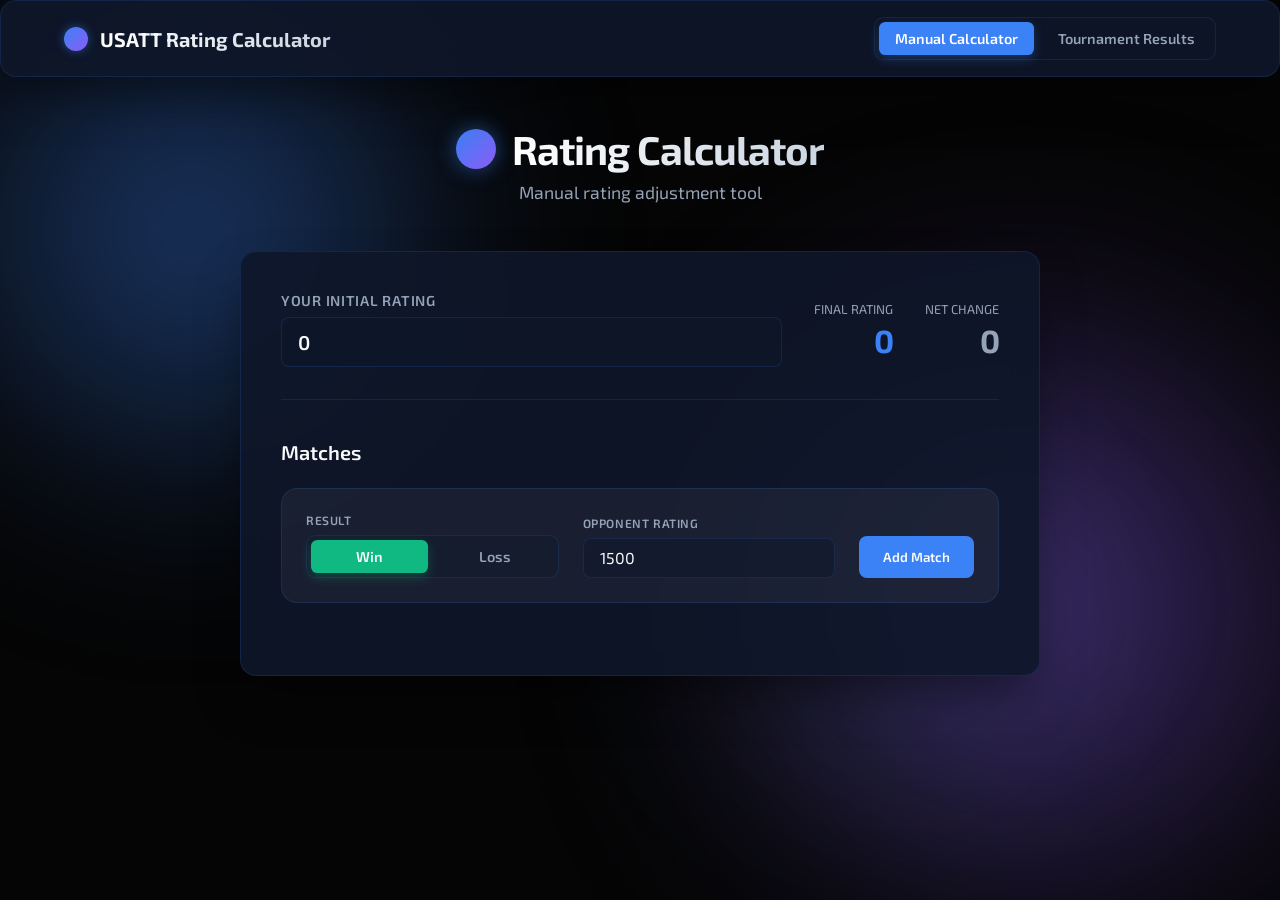
<file: index.html>
<!DOCTYPE html>
<html lang="en">
<head>
    <meta charset="UTF-8">
    <meta name="viewport" content="width=device-width, initial-scale=1.0">
    <title>USATT Ratings Dashboard</title>
    <meta name="description" content="View the updated USATT ratings and calculation details for all tournament players.">
    <link href="https://fonts.googleapis.com/css2?family=Exo+2:wght@300;400;500;600;700&display=swap" rel="stylesheet">
    <link rel="stylesheet" href="style.css">
</head>
<body>
    <nav class="top-nav glass-panel">
        <div class="nav-content">
            <div class="logo-container-small">
                <div class="logo-icon-small"></div>
                <h2>USATT Rating Calculator</h2>
            </div>
            <div class="nav-links">
                <button id="navCalcBtn" class="nav-btn active">Manual Calculator</button>
                <button id="navTournamentsBtn" class="nav-btn">Tournament Results</button>
            </div>
        </div>
    </nav>

    <div class="background-shapes">
        <div class="shape shape-1"></div>
        <div class="shape shape-2"></div>
        <div class="shape shape-3"></div>
    </div>

    <main class="container" id="calculator-view">
        <header>
            <div class="logo-container">
                <div class="logo-icon"></div>
                <h1>Rating Calculator</h1>
            </div>
            <p class="subtitle">Manual rating adjustment tool</p>
        </header>

        <section class="calculator-container glass-panel">
            <div class="calc-header">
                <div class="input-group">
                    <label for="initialRating">Your Initial Rating</label>
                    <input type="number" id="initialRating" placeholder="e.g. 1500" value="0">
                </div>
                <div class="result-display">
                    <div class="result-item hidden" id="adjustedRatingContainer">
                        <span class="result-label">Adjusted Rating</span>
                        <span id="adjustedRatingResult" class="result-value" style="color: var(--accent-purple)">0</span>
                    </div>
                    <div class="result-item">
                        <span class="result-label">Final Rating</span>
                        <span id="finalRatingResult" class="result-value">0</span>
                    </div>
                    <div class="result-item">
                        <span class="result-label">Net Change</span>
                        <span id="netChangeResult" class="result-value change-neutral">0</span>
                    </div>
                </div>
            </div>

            <div class="matches-section">
                <div class="section-header">
                    <h2>Matches</h2>
                </div>

                <div class="match-entry-bar">
                    <div class="entry-group">
                        <label>Result</label>
                        <div class="toggle-group" id="resultToggle">
                            <button type="button" class="toggle-btn active" data-value="win">Win</button>
                            <button type="button" class="toggle-btn" data-value="loss">Loss</button>
                        </div>
                    </div>
                    <div class="entry-group">
                        <label for="newMatchRating">Opponent Rating</label>
                        <input type="number" id="newMatchRating" placeholder="e.g. 1500" value="1500">
                    </div>
                    <button id="addMatchBtn" class="add-btn">Add Match</button>
                </div>

                <div id="matchesList" class="matches-list">
                    <!-- Match rows will be added here -->
                </div>
            </div>
        </section>
    </main>

    <main class="container hidden" id="home-view">
        <header>
            <div class="logo-container">
                <div class="logo-icon"></div>
                <h1>USATT Ratings Dashboard</h1>
            </div>
            <p class="subtitle">Select a tournament to view rating adjustments</p>
        </header>

        <section class="tournament-grid" id="tournament-grid">
            <!-- Cards populated by JS -->
        </section>
    </main>

    <main class="container hidden" id="tournament-view">
        <header>
            <div class="logo-container" style="flex-direction: column; align-items: flex-start; gap: 0.5rem;">
                <button id="backBtn" class="back-btn">← Back to Tournaments</button>
                <h1 id="tournamentTitle">Tournament Name</h1>
            </div>
        </header>

        <section class="controls">
            <div class="search-box">
                <input type="text" id="searchInput" placeholder="Search players...">
            </div>
        </section>

        <section class="table-container glass-panel">
            <table id="ratingsTable">
                <thead>
                    <tr>
                        <th data-sort="name">Player Name <span class="sort-icon"></span></th>
                        <th data-sort="initial" class="num-col">Initial Rating <span class="sort-icon"></span></th>
                        <th data-sort="adjusted" class="num-col">Adjusted Rating <span class="sort-icon"></span></th>
                        <th data-sort="final" class="num-col">Final Rating <span class="sort-icon"></span></th>
                        <th data-sort="change" class="num-col">Rating Change <span class="sort-icon"></span></th>
                    </tr>
                </thead>
                <tbody id="tableBody">
                    <!-- Data populated by JS -->
                </tbody>
            </table>
        </section>
    </main>

    <div class="modal hidden" id="playerModal">
        <div class="modal-content">
            <header class="modal-header">
                <h2 id="modalPlayerName">Player Name</h2>
                <button class="close-btn" id="closeModal">&times;</button>
            </header>
            <div class="modal-body">
                <div class="stats-summary" id="statsSummary">
                    <!-- Stats populated by JS -->
                </div>
                <h3>Match History</h3>
                <div class="match-list" id="matchList">
                    <!-- Matches populated by JS -->
                </div>
            </div>
        </div>
    </div>

    <script src="data.js"></script>
    <script src="script.js"></script>
</body>
</html>
</file>
<file: style.css>
:root {
    --bg-dark: #050505; /* Much darker background, almost black */
    --text-primary: #f8fafc;
    --text-secondary: #94a3b8;
    --accent-blue: #3b82f6;
    --accent-purple: #8b5cf6;
    --accent-green: #10b981;
    --accent-red: #ef4444;
    --glass-bg: rgba(15, 23, 42, 0.9); /* Similar to the old #0f172a slate blue */
    --glass-border: rgba(59, 130, 246, 0.15); /* Slight blue tint to borders */
    --hover-bg: rgba(30, 41, 59, 0.5);
    
    /* Fonts */
    --font-sans: 'Exo 2', sans-serif;
    --font-heading: 'Exo 2', sans-serif;
    --font-display: 'Exo 2', sans-serif;
}

* {
    margin: 0;
    padding: 0;
    box-sizing: border-box;
}

input, select, textarea, button {
    font-family: inherit;
}

/* Remove number input arrows */
input::-webkit-outer-spin-button,
input::-webkit-inner-spin-button {
    -webkit-appearance: none;
    margin: 0;
}

input[type=number] {
    -moz-appearance: textfield;
}

body {
    font-family: var(--font-sans);
    background-color: var(--bg-dark);
    color: var(--text-primary);
    min-height: 100vh;
    overflow-x: hidden;
    position: relative;
}

h1, h2, h3, h4, h5, h6, .logo-container-small h2 {
    font-family: var(--font-heading);
}

.result-value, .num-col, .pts-badge, .match-rating-text, .match-result-text, .badge {
    font-family: var(--font-display);
    letter-spacing: -0.02em; /* slight tightening for technical look */
}

/* Dynamic Background Shapes */
.background-shapes {
    position: fixed;
    top: 0;
    left: 0;
    width: 100vw;
    height: 100vh;
    z-index: -1;
    overflow: hidden;
    pointer-events: none;
}

.shape {
    position: absolute;
    filter: blur(100px);
    border-radius: 50%;
    opacity: 0.5;
    animation: float 20s infinite ease-in-out alternate;
}

.shape-1 {
    top: -10%;
    left: -10%;
    width: 50vw;
    height: 50vw;
    background: radial-gradient(circle, var(--accent-blue) 0%, transparent 70%);
}

.shape-2 {
    bottom: -10%;
    right: -10%;
    width: 60vw;
    height: 60vw;
    background: radial-gradient(circle, var(--accent-purple) 0%, transparent 70%);
    animation-delay: -10s;
}

.shape-3 {
    top: 40%;
    left: 50%;
    width: 40vw;
    height: 40vw;
    background: radial-gradient(circle, rgba(16, 185, 129, 0.2) 0%, transparent 70%);
    animation-delay: -5s;
}

@keyframes float {
    0% { transform: translate(0, 0); }
    100% { transform: translate(10%, 10%); }
}

/* Top Navigation */
.top-nav {
    position: sticky;
    top: 0;
    z-index: 100;
    border-radius: 0;
    border-left: none;
    border-right: none;
    border-top: none;
    padding: 1rem 0;
    background: rgba(10, 15, 30, 0.85); /* Darker glass for header */
}

.nav-content {
    max-width: 1200px;
    margin: 0 auto;
    padding: 0 1.5rem;
    display: flex;
    justify-content: space-between;
    align-items: center;
}

.logo-container-small {
    display: flex;
    align-items: center;
    gap: 0.75rem;
}

.logo-icon-small {
    width: 24px;
    height: 24px;
    background: linear-gradient(135deg, var(--accent-blue), var(--accent-purple));
    border-radius: 50%;
    box-shadow: 0 0 10px rgba(59, 130, 246, 0.5);
}

.logo-container-small h2 {
    font-size: 1.25rem;
    font-weight: 700;
    background: linear-gradient(to right, #fff, #cbd5e1);
    -webkit-background-clip: text;
    -webkit-text-fill-color: transparent;
}

.nav-links {
    display: flex;
    gap: 0.5rem;
    background: rgba(15, 23, 42, 0.3);
    padding: 0.25rem;
    border-radius: 0.6rem;
    border: 1px solid var(--glass-border);
}

.nav-btn {
    background: transparent;
    border: none;
    color: var(--text-secondary);
    padding: 0.5rem 1rem;
    border-radius: 0.4rem;
    font-size: 0.9rem;
    font-weight: 600;
    cursor: pointer;
    transition: all 0.2s ease;
}

.nav-btn:hover {
    color: var(--text-primary);
}

.nav-btn.active {
    background: var(--accent-blue);
    color: white;
    box-shadow: 0 4px 12px rgba(59, 130, 246, 0.3);
}

.container {
    max-width: 1200px;
    margin: 0 auto;
    padding: 3rem 1.5rem;
}

header {
    text-align: center;
    margin-bottom: 3rem;
    animation: fadeInDown 1s ease-out;
}

.logo-container {
    display: flex;
    align-items: center;
    justify-content: center;
    gap: 1rem;
    margin-bottom: 0.5rem;
}

.logo-icon {
    width: 40px;
    height: 40px;
    background: linear-gradient(135deg, var(--accent-blue), var(--accent-purple));
    border-radius: 50%;
    box-shadow: 0 0 20px rgba(59, 130, 246, 0.5);
}

h1 {
    font-size: 2.5rem;
    font-weight: 700;
    letter-spacing: -0.025em;
    background: linear-gradient(to right, #fff, #cbd5e1);
    -webkit-background-clip: text;
    -webkit-text-fill-color: transparent;
}

.subtitle {
    color: var(--text-secondary);
    font-size: 1.1rem;
}

.controls {
    margin-bottom: 2rem;
    display: flex;
    justify-content: flex-end;
    animation: fadeIn 1s ease-out 0.5s both;
}

.search-box input {
    background: var(--glass-bg);
    border: 1px solid var(--glass-border);
    color: var(--text-primary);
    padding: 0.75rem 1.5rem;
    border-radius: 2rem;
    font-size: 1rem;
    width: 300px;
    outline: none;
    transition: all 0.3s ease;
    backdrop-filter: blur(10px);
}

.search-box input:focus {
    border-color: var(--accent-blue);
    box-shadow: 0 0 15px rgba(59, 130, 246, 0.3);
}

.glass-panel {
    background: var(--glass-bg);
    border: 1px solid var(--glass-border);
    border-radius: 1rem;
    backdrop-filter: blur(16px);
    -webkit-backdrop-filter: blur(16px);
    box-shadow: 0 25px 50px -12px rgba(0, 0, 0, 0.5);
    overflow: hidden;
    animation: fadeInUp 1s ease-out 0.2s both;
}

.table-container {
    width: 100%;
    overflow-x: auto;
}

table {
    width: 100%;
    border-collapse: collapse;
    text-align: left;
}

th, td {
    padding: 1.25rem 1.5rem;
    border-bottom: 1px solid var(--glass-border);
}

th {
    font-weight: 600;
    color: var(--text-secondary);
    text-transform: uppercase;
    font-size: 0.85rem;
    letter-spacing: 0.05em;
    cursor: pointer;
    transition: color 0.2s;
    user-select: none;
    position: relative;
}

th:hover {
    color: var(--text-primary);
}

th.num-col {
    text-align: right;
}

.sort-icon {
    display: inline-block;
    width: 0;
    height: 0;
    margin-left: 5px;
    vertical-align: middle;
    border-left: 4px solid transparent;
    border-right: 4px solid transparent;
    opacity: 0.3;
    transition: all 0.2s;
}

th.asc .sort-icon {
    border-bottom: 4px solid currentColor;
    opacity: 1;
}

th.desc .sort-icon {
    border-top: 4px solid currentColor;
    opacity: 1;
}

tbody tr {
    transition: background-color 0.2s;
}

tbody tr:hover {
    background-color: var(--hover-bg);
}

td {
    font-size: 1rem;
}

td.num-col {
    text-align: right;
    font-variant-numeric: tabular-nums;
}

.player-name {
    font-weight: 500;
}

.change-positive {
    color: var(--accent-green);
    font-weight: 600;
}

.change-negative {
    color: var(--accent-red);
    font-weight: 600;
}

.change-neutral {
    color: var(--text-secondary);
}

.badge {
    background: rgba(139, 92, 246, 0.2);
    color: #a78bfa;
    padding: 0.25rem 0.5rem;
    border-radius: 0.25rem;
    font-size: 0.75rem;
    font-weight: 600;
    text-transform: uppercase;
    margin-left: 0.5rem;
    border: 1px solid rgba(139, 92, 246, 0.3);
}

/* Animations */
@keyframes fadeInDown {
    from { opacity: 0; transform: translateY(-20px); }
    to { opacity: 1; transform: translateY(0); }
}

@keyframes fadeInUp {
    from { opacity: 0; transform: translateY(20px); }
    to { opacity: 1; transform: translateY(0); }
}

@keyframes fadeIn {
    from { opacity: 0; }
    to { opacity: 1; }
}

@keyframes rowEnter {
    from { opacity: 0; transform: translateX(-10px); }
    to { opacity: 1; transform: translateX(0); }
}

.row-animate {
    animation: rowEnter 0.3s ease-out forwards;
}

/* Multi-View Layout */
.hidden {
    display: none !important;
}

.tournament-grid {
    display: grid;
    grid-template-columns: repeat(auto-fill, minmax(300px, 1fr));
    gap: 2rem;
    padding: 1rem 0;
}

.tournament-card {
    position: relative;
    overflow: hidden;
    background: var(--glass-bg);
    border: 1px solid var(--glass-border);
    border-radius: 1rem;
    padding: 2rem 1.5rem;
    cursor: pointer;
    backdrop-filter: blur(10px);
    -webkit-backdrop-filter: blur(10px);
    transition: all 0.3s cubic-bezier(0.4, 0, 0.2, 1);
    display: flex;
    flex-direction: column;
    justify-content: center;
    align-items: center;
    text-align: center;
    height: 100%;
    min-height: 150px;
}

.card-bg {
    position: absolute;
    top: 0;
    left: 0;
    width: 100%;
    height: 100%;
    background-size: cover;
    background-position: center;
    background-repeat: no-repeat;
    opacity: 0.15;
    z-index: 0;
    transition: opacity 0.3s ease, transform 0.5s ease;
}

.tournament-card:hover .card-bg {
    opacity: 0.3;
    transform: scale(1.05);
}

.card-content {
    position: relative;
    z-index: 1;
}

.tournament-card:hover {
    transform: translateY(-5px);
    box-shadow: 0 15px 30px rgba(0, 0, 0, 0.4);
    border-color: rgba(255, 255, 255, 0.2);
    background: rgba(255, 255, 255, 0.08);
}

.tournament-card h3 {
    font-size: 1.25rem;
    font-weight: 600;
    color: var(--text-primary);
    margin-bottom: 0.5rem;
}

.tournament-card p {
    font-size: 0.9rem;
    color: var(--text-secondary);
}

.back-btn {
    background: rgba(255, 255, 255, 0.1);
    color: var(--text-primary);
    border: 1px solid var(--glass-border);
    padding: 0.5rem 1rem;
    border-radius: 0.5rem;
    font-family: inherit;
    font-size: 0.9rem;
    cursor: pointer;
    transition: all 0.2s ease;
    display: inline-flex;
    align-items: center;
    backdrop-filter: blur(5px);
}

.back-btn:hover {
    background: rgba(255, 255, 255, 0.2);
    transform: translateX(-2px);
}

.secondary-btn {
    background: rgba(255, 255, 255, 0.05);
    color: var(--text-secondary);
    border: 1px solid var(--glass-border);
    padding: 0.75rem 1.5rem;
    border-radius: 0.75rem;
    font-family: inherit;
    font-size: 0.95rem;
    cursor: pointer;
    transition: all 0.2s ease;
    margin-top: 1rem;
}

.secondary-btn:hover {
    background: rgba(255, 255, 255, 0.1);
    color: var(--text-primary);
    transform: translateY(-2px);
}

.primary-btn {
    background: linear-gradient(135deg, var(--accent-blue), var(--accent-purple));
    color: white;
    border: none;
    padding: 1rem 2rem;
    border-radius: 1rem;
    font-family: inherit;
    font-size: 1.1rem;
    font-weight: 600;
    cursor: pointer;
    transition: all 0.3s ease;
    box-shadow: 0 4px 15px rgba(59, 130, 246, 0.4);
}

.primary-btn:hover {
    transform: translateY(-2px);
    box-shadow: 0 6px 20px rgba(139, 92, 246, 0.5);
    filter: brightness(1.1);
}

.pulse-btn {
    animation: pulse 2s infinite;
}

@keyframes pulse {
    0% {
        box-shadow: 0 0 0 0 rgba(59, 130, 246, 0.7);
    }
    70% {
        box-shadow: 0 0 0 15px rgba(59, 130, 246, 0);
    }
    100% {
        box-shadow: 0 0 0 0 rgba(59, 130, 246, 0);
    }
}

/* Calculator View Styles */
.calculator-container {
    padding: 2.5rem;
    max-width: 800px;
    margin: 0 auto;
}

.calc-header {
    display: flex;
    justify-content: space-between;
    align-items: center;
    gap: 2rem;
    margin-bottom: 2.5rem;
    padding-bottom: 2rem;
    border-bottom: 1px solid var(--glass-border);
}

.input-group {
    display: flex;
    flex-direction: column;
    gap: 0.5rem;
    flex: 1;
}

.input-group label {
    font-size: 0.9rem;
    font-weight: 600;
    color: var(--text-secondary);
    text-transform: uppercase;
    letter-spacing: 0.05em;
}

.input-group input {
    background: rgba(15, 23, 42, 0.5);
    border: 1px solid var(--glass-border);
    color: var(--text-primary);
    padding: 0.75rem 1rem;
    border-radius: 0.5rem;
    font-size: 1.25rem;
    font-weight: 600;
    width: 100%;
    outline: none;
    transition: all 0.3s ease;
}

.input-group input:focus {
    border-color: var(--accent-blue);
    box-shadow: 0 0 15px rgba(59, 130, 246, 0.3);
}

.result-display {
    display: flex;
    gap: 2rem;
}

.result-item {
    display: flex;
    flex-direction: column;
    align-items: flex-end;
}

.result-label {
    font-size: 0.8rem;
    color: var(--text-secondary);
    text-transform: uppercase;
    margin-bottom: 0.25rem;
}

.result-value {
    font-size: 2rem;
    font-weight: 700;
}

#finalRatingResult {
    color: var(--accent-blue);
}

.section-header {
    display: flex;
    justify-content: space-between;
    align-items: center;
    margin-bottom: 1.5rem;
}

.section-header h2 {
    font-size: 1.25rem;
    font-weight: 600;
}

.add-btn {
    background: var(--accent-blue);
    color: white;
    border: none;
    padding: 0.5rem 1rem;
    border-radius: 0.5rem;
    font-weight: 600;
    cursor: pointer;
    transition: all 0.2s ease;
}

.add-btn:hover {
    filter: brightness(1.1);
    transform: translateY(-1px);
}

.match-entry-bar {
    display: flex;
    align-items: flex-end;
    gap: 1.5rem;
    padding: 1.5rem;
    background: rgba(255, 255, 255, 0.05);
    border: 1px solid var(--glass-border);
    border-radius: 1rem;
    margin-bottom: 2rem;
}

.entry-group {
    display: flex;
    flex-direction: column;
    gap: 0.5rem;
    flex: 1;
}

.entry-group label {
    font-size: 0.75rem;
    font-weight: 600;
    color: var(--text-secondary);
    text-transform: uppercase;
    letter-spacing: 0.05em;
}

.entry-group select, .entry-group input {
    background: rgba(15, 23, 42, 0.5);
    border: 1px solid var(--glass-border);
    color: var(--text-primary);
    padding: 0.6rem 1rem;
    border-radius: 0.5rem;
    font-size: 1rem;
    outline: none;
    transition: all 0.3s ease;
}

.toggle-group {
    display: flex;
    gap: 0.5rem;
    background: rgba(15, 23, 42, 0.3);
    padding: 0.25rem;
    border-radius: 0.6rem;
    border: 1px solid var(--glass-border);
}

.toggle-btn {
    flex: 1;
    background: transparent;
    border: none;
    color: var(--text-secondary);
    padding: 0.5rem 1rem;
    border-radius: 0.4rem;
    font-size: 0.9rem;
    font-weight: 600;
    cursor: pointer;
    transition: all 0.2s ease;
}

.toggle-btn:hover {
    color: var(--text-primary);
}

.toggle-btn.active {
    background: var(--accent-blue);
    color: white;
    box-shadow: 0 4px 12px rgba(59, 130, 246, 0.3);
}

.toggle-btn[data-value="win"].active {
    background: var(--accent-green);
    box-shadow: 0 4px 12px rgba(16, 185, 129, 0.3);
}

.toggle-btn[data-value="loss"].active {
    background: var(--accent-red);
    box-shadow: 0 4px 12px rgba(239, 68, 68, 0.3);
}

.entry-group select:focus, .entry-group input:focus {
    border-color: var(--accent-blue);
}

.match-entry-bar .add-btn {
    padding: 0.75rem 1.5rem;
    height: 42px;
}

.matches-list {
    display: flex;
    flex-direction: column;
    gap: 0.75rem;
}

.match-row {
    display: flex;
    align-items: center;
    justify-content: space-between;
    padding: 1rem 1.5rem;
    background: rgba(255, 255, 255, 0.03);
    border: 1px solid var(--glass-border);
    border-radius: 0.75rem;
    animation: fadeIn 0.3s ease-out;
}

.match-row select, .match-row input {
    background: rgba(15, 23, 42, 0.3);
    border: 1px solid var(--glass-border);
    color: var(--text-primary);
    padding: 0.5rem;
    border-radius: 0.4rem;
    font-size: 0.95rem;
}

.match-info {
    display: flex;
    align-items: center;
    gap: 0.75rem;
    min-width: 140px;
}

.match-result-text {
    font-weight: 700;
    text-transform: uppercase;
    font-size: 0.9rem;
    min-width: 45px;
}

.match-rating-text {
    color: var(--text-secondary);
    font-weight: 500;
    font-size: 1rem;
}

.match-points {
    display: flex;
    gap: 2rem;
    align-items: center;
    flex: 1;
    justify-content: center;
}

.pts-column {
    display: flex;
    flex-direction: column;
    align-items: center;
    gap: 0.25rem;
    min-width: 80px;
}

.pts-label {
    font-size: 0.65rem;
    font-weight: 700;
    color: var(--text-secondary);
    text-transform: uppercase;
    letter-spacing: 0.05em;
}

.pts-badge {
    padding: 0.25rem 0.6rem;
    border-radius: 0.4rem;
    font-size: 0.85rem;
    font-weight: 600;
    min-width: 50px;
    text-align: center;
}

.pts-win { background: rgba(16, 185, 129, 0.15); color: var(--accent-green); }
.pts-loss { background: rgba(239, 68, 68, 0.15); color: var(--accent-red); }
.pts-neutral { background: rgba(255, 255, 255, 0.05); color: var(--text-secondary); }

.remove-match {
    background: none;
    border: none;
    color: var(--text-secondary);
    cursor: pointer;
    font-size: 1.25rem;
    transition: color 0.2s;
    display: flex;
    align-items: center;
    justify-content: center;
    padding: 0.25rem;
    min-width: 40px;
    text-align: right;
}

.remove-match:hover {
    color: var(--accent-red);
}

.calc-footer {
    margin-top: 2rem;
    text-align: center;
}

/* Responsive */
@media (max-width: 768px) {
    .calc-header {
        flex-direction: column;
        align-items: flex-start;
    }
    
    .result-display {
        width: 100%;
        justify-content: space-between;
    }
}

/* Modal Styles */
.modal {
    position: fixed;
    top: 0;
    left: 0;
    width: 100%;
    height: 100%;
    background: rgba(0, 0, 0, 0.85);
    display: flex;
    align-items: center;
    justify-content: center;
    z-index: 1000;
    backdrop-filter: blur(8px);
    transition: opacity 0.3s ease;
}

.modal.hidden {
    display: none;
    opacity: 0;
}

.modal-content {
    background: var(--bg-card);
    width: 90%;
    max-width: 600px;
    max-height: 80vh;
    border-radius: 1.5rem;
    border: 1px solid rgba(255, 255, 255, 0.1);
    display: flex;
    flex-direction: column;
    overflow: hidden;
    box-shadow: 0 25px 50px -12px rgba(0, 0, 0, 0.5);
    animation: modalSlideUp 0.4s cubic-bezier(0.16, 1, 0.3, 1);
}

@keyframes modalSlideUp {
    from { transform: translateY(20px); opacity: 0; }
    to { transform: translateY(0); opacity: 1; }
}

.modal-header {
    padding: 1.5rem 2rem;
    border-bottom: 1px solid rgba(255, 255, 255, 0.1);
    display: flex;
    justify-content: space-between;
    align-items: center;
}

.modal-header h2 {
    font-size: 1.5rem;
    background: linear-gradient(135deg, var(--text-primary) 0%, var(--text-secondary) 100%);
    -webkit-background-clip: text;
    -webkit-text-fill-color: transparent;
}

.close-btn {
    background: rgba(255, 255, 255, 0.05);
    border: none;
    color: var(--text-secondary);
    font-size: 2rem;
    cursor: pointer;
    width: 2.5rem;
    height: 2.5rem;
    border-radius: 50%;
    display: flex;
    align-items: center;
    justify-content: center;
    transition: all 0.2s ease;
}

.close-btn:hover {
    background: rgba(255, 255, 255, 0.1);
    color: var(--text-primary);
    transform: rotate(90deg);
}

.modal-body {
    padding: 2rem;
    overflow-y: auto;
}

.stats-summary {
    display: grid;
    grid-template-columns: repeat(2, 1fr);
    gap: 1rem;
    margin-bottom: 2rem;
}

.stat-card {
    background: rgba(255, 255, 255, 0.03);
    padding: 1rem;
    border-radius: 1rem;
    text-align: center;
    border: 1px solid rgba(255, 255, 255, 0.05);
}

.stat-value {
    display: block;
    font-size: 1.5rem;
    font-weight: 700;
    margin-bottom: 0.25rem;
}

.stat-label {
    font-size: 0.75rem;
    color: var(--text-secondary);
    text-transform: uppercase;
    letter-spacing: 1px;
}

.match-list {
    display: flex;
    flex-direction: column;
    gap: 0.75rem;
}

.match-item {
    background: rgba(255, 255, 255, 0.02);
    padding: 1rem;
    border-radius: 1rem;
    border: 1px solid rgba(255, 255, 255, 0.05);
    display: flex;
    justify-content: space-between;
    align-items: center;
    transition: transform 0.2s ease;
}

.match-item:hover {
    transform: translateX(5px);
    background: rgba(255, 255, 255, 0.04);
}

.match-info {
    display: flex;
    flex-direction: column;
    gap: 0.25rem;
}

.match-opponent {
    font-weight: 600;
}

.match-event {
    font-size: 0.75rem;
    color: var(--text-secondary);
}

.match-result {
    font-weight: 700;
    padding: 0.25rem 0.75rem;
    border-radius: 2rem;
    font-size: 0.75rem;
    text-transform: uppercase;
}

.win {
    background: rgba(16, 185, 129, 0.1);
    color: var(--accent-green);
    border: 1px solid rgba(16, 185, 129, 0.2);
}

.loss {
    background: rgba(239, 68, 68, 0.1);
    color: var(--accent-red);
    border: 1px solid rgba(239, 68, 68, 0.2);
}

tbody tr {
    cursor: pointer;
    transition: all 0.2s ease;
}

tbody tr:hover {
    background: rgba(59, 130, 246, 0.05) !important;
}
</file>
